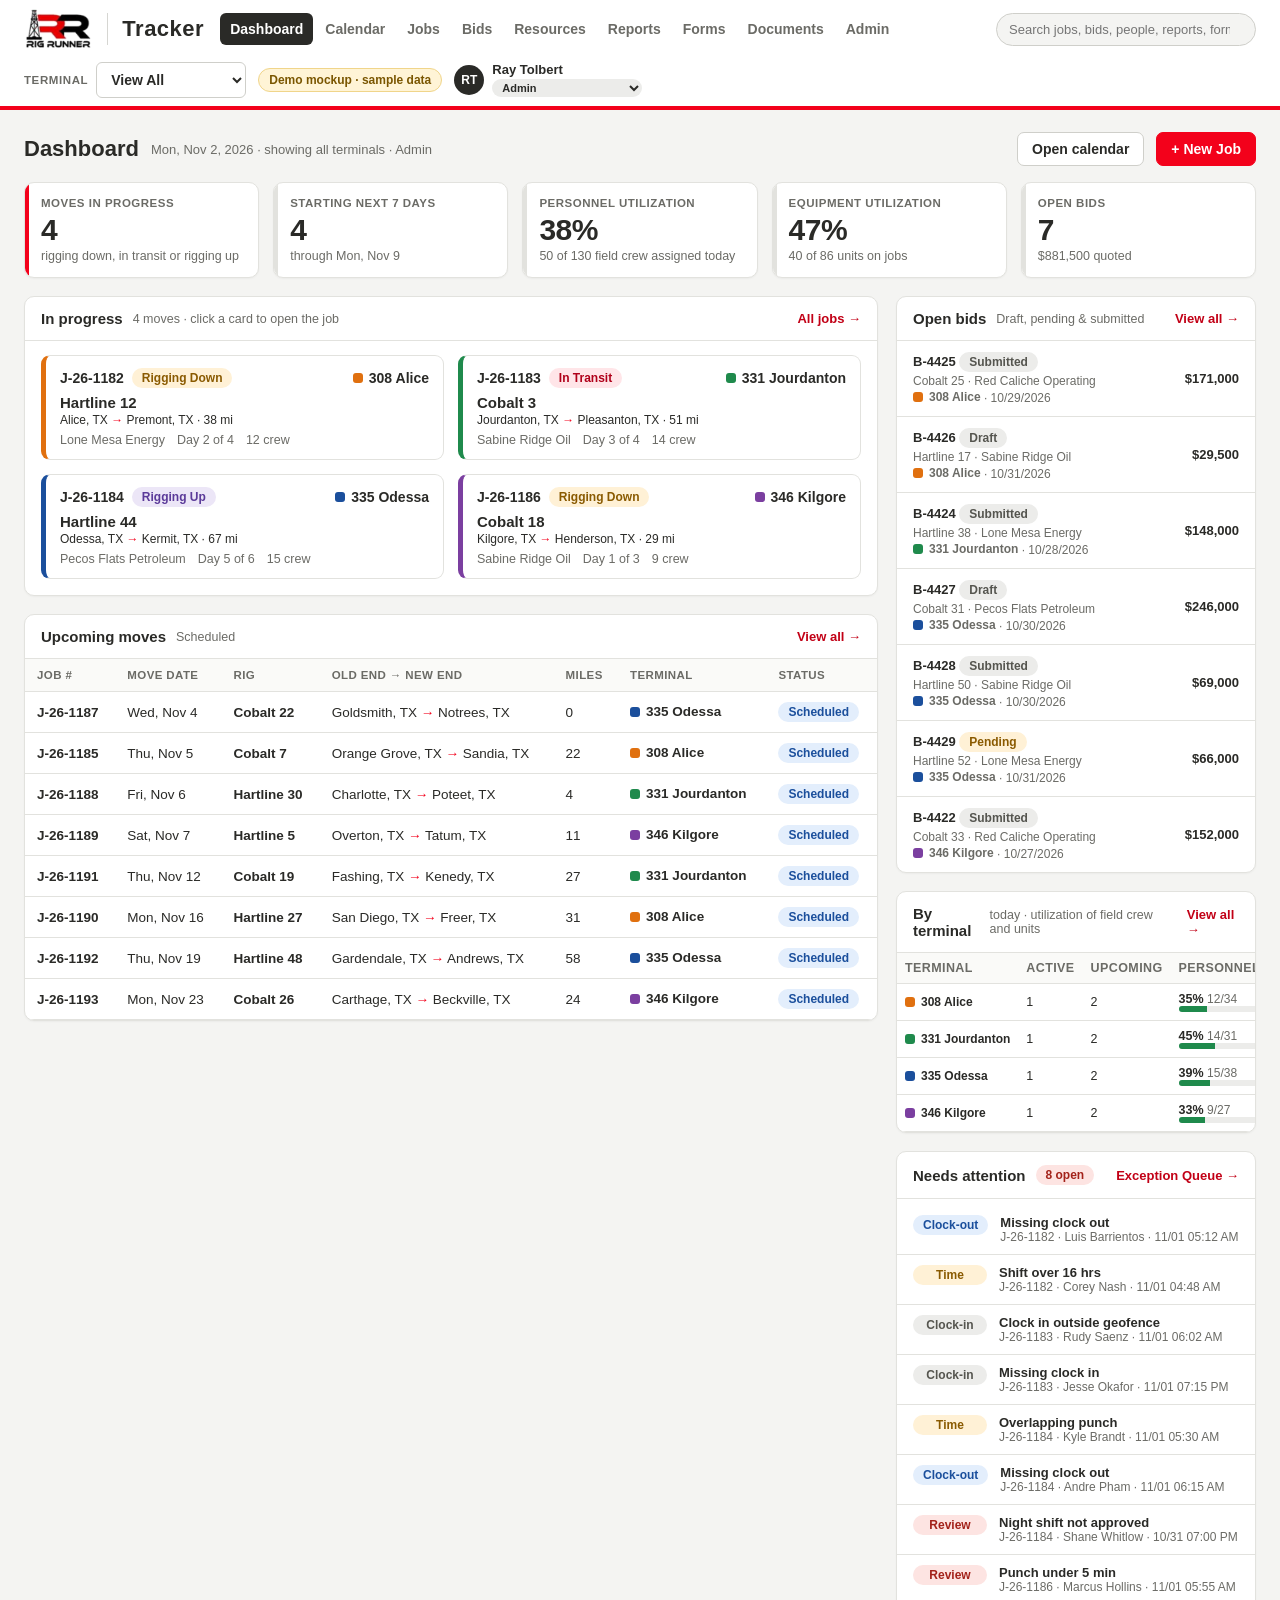
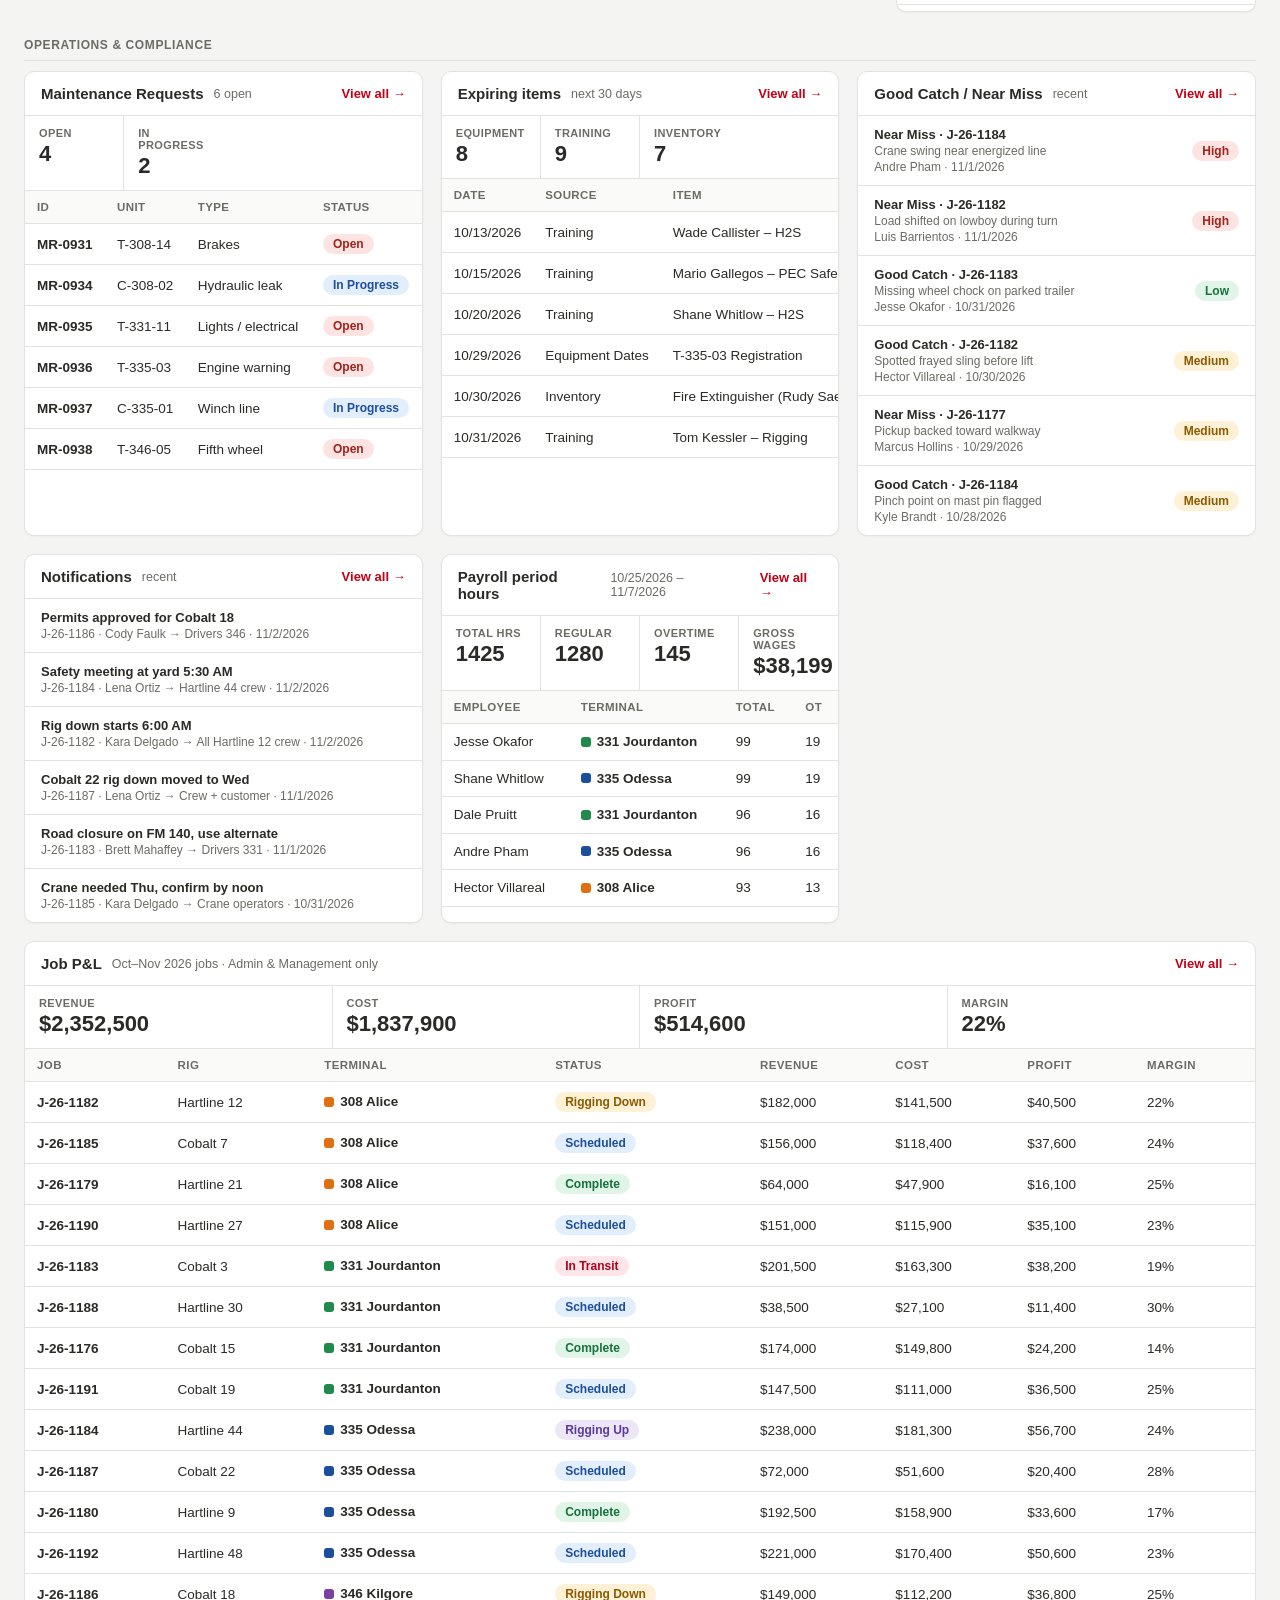
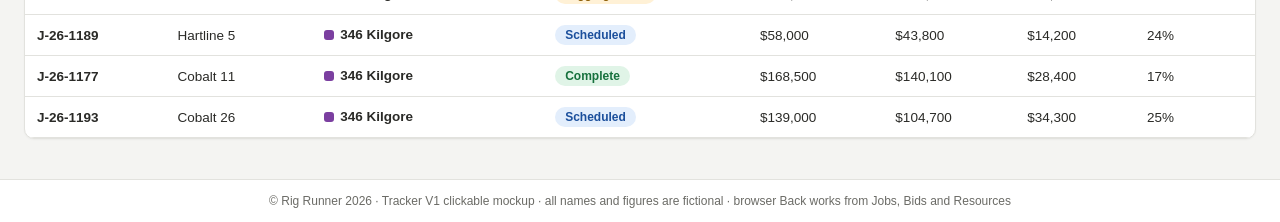
<file: index.html>
<!doctype html><html lang="en"><head><meta charset="utf-8"><meta name="viewport" content="width=device-width,initial-scale=1"><title>Tracker · Dashboard</title><link rel="stylesheet" href="style.css"></head>
<body><main id="dash"></main>
<script src="app.js"></script><script src="dash.js"></script><script>chrome('Dashboard');render()</script></body></html>
</file>
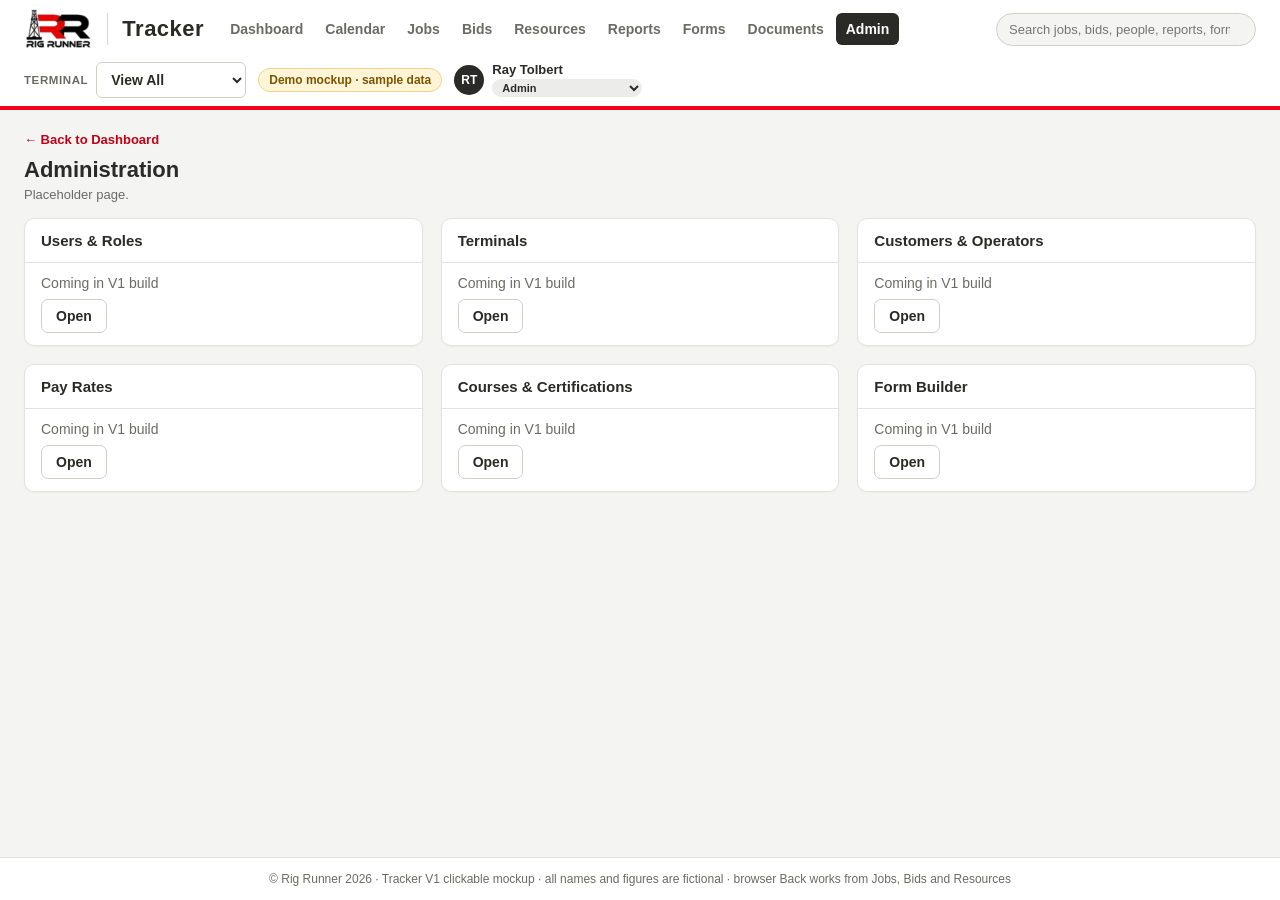
<file: admin.html>
<!doctype html><html lang="en"><head><meta charset="utf-8"><meta name="viewport" content="width=device-width,initial-scale=1"><title>Tracker · Admin</title><link rel="stylesheet" href="style.css"></head>
<body><main><h1>Administration</h1><div class="sub">Placeholder page.</div><div class="wgrid" id="a"></div></main>
<script src="app.js"></script><script>function render(){$('#a').innerHTML=S.role==='Dispatch'?'<div class="lock">Admin settings require the Admin role.</div>':['Users &amp; Roles','Terminals','Customers &amp; Operators','Pay Rates','Courses &amp; Certifications','Form Builder'].map(x=>`<section class="card"><h2>${x}</h2><div class="body muted">${readOnly()?'View only':'Coming in V1 build'}<br><button class="btn" style="margin-top:8px" onclick="toast('Placeholder')">Open</button></div></section>`).join('')}chrome('Admin');render()</script></body></html>
</file>
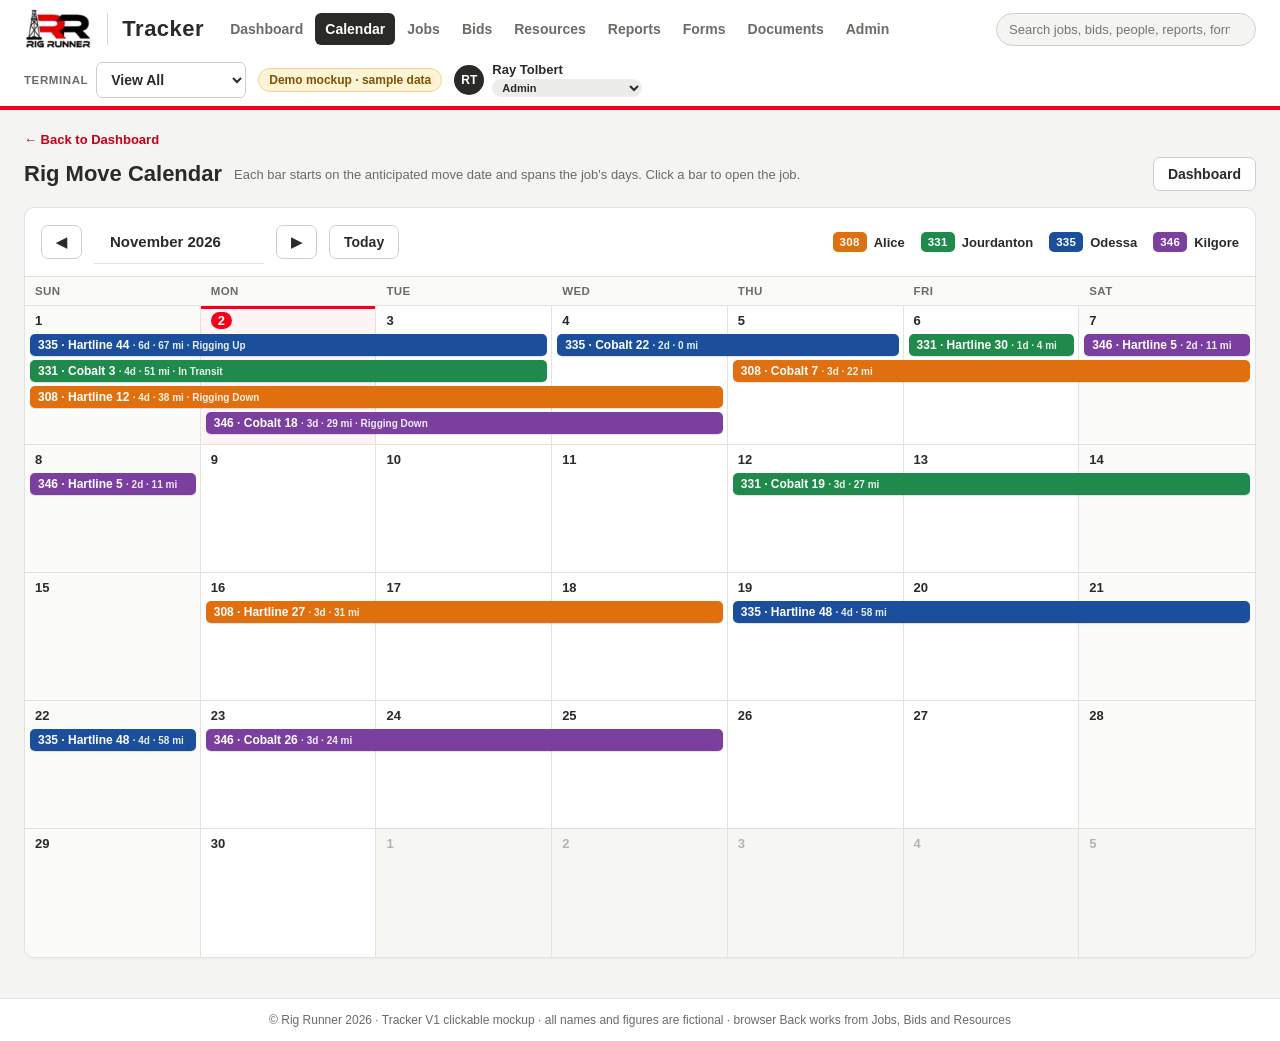
<file: calendar.html>
<!doctype html><html lang="en"><head><meta charset="utf-8"><meta name="viewport" content="width=device-width,initial-scale=1"><title>Tracker · Rig Move Calendar</title><link rel="stylesheet" href="style.css"></head>
<body><main><div class="page-head"><h1>Rig Move Calendar</h1><span class="sub">Each bar starts on the anticipated move date and spans the job's days. Click a bar to open the job.</span><span class="spacer"></span><a class="btn" href="index.html">Dashboard</a></div>
<section class="card"><div class="calbar"><button class="btn" id="prev">&#9664;</button><h2 id="mtitle"></h2><button class="btn" id="nxt">&#9654;</button><button class="btn" id="tod">Today</button><span class="spacer" style="flex:1"></span><div class="legend" id="leg"></div></div>
<div class="cal-dow"><div>Sun</div><div>Mon</div><div>Tue</div><div>Wed</div><div>Thu</div><div>Fri</div><div>Sat</div></div><div id="cal"></div></section></main>
<script src="app.js"></script><script>
let ym=localStorage.rrCal||TODAY.slice(0,7);
function render(){localStorage.rrCal=ym;const [y,m]=ym.split('-').map(Number);const first=new Date(y,m-1,1,12);
 $('#mtitle').textContent=first.toLocaleDateString('en-US',{month:'long',year:'numeric'});
 $('#leg').innerHTML=Object.keys(TERMS).filter(t=>S.t==='all'||S.t===t).map(t=>`<span><span class="tnum" style="background:${TCOLOR[t]}">${t}</span>${TERMS[t].slice(4)}</span>`).join('');
 let start=addD(first.toISOString().slice(0,10),-first.getDay());const J=JOBS.filter(inT).sort((a,b)=>a.date<b.date?-1:1);let h='';
 for(let w=0;w<6;w++){const days=[...Array(7)].map((_,i)=>addD(start,i));if(w>3&&days[0].slice(0,7)!==ym)break;
  const bg=days.map((d,i)=>`<div class="${d.slice(0,7)!==ym?'out':i%6===0?'we':''} ${d===TODAY?'today':''}"></div>`).join('');
  const nums=days.map((d,i)=>`<div class="cal-day ${d.slice(0,7)!==ym?'out':''} ${d===TODAY?'today':''}" style="grid-column:${i+1}"><span>${+d.slice(8)}</span></div>`).join('');
  const evs=J.filter(j=>j.date<=days[6]&&j.end>=days[0]).map(j=>{const s=j.date<days[0]?0:days.indexOf(j.date),e=j.end>days[6]?6:days.indexOf(j.end);
   return `<a class="cal-ev" href="${URLS.jobs}" title="${j.job} · ${j.rig} · ${j.status}" style="grid-column:${s+1}/${e+2};background:${TCOLOR[j.term]}">${j.term} · ${j.rig} <small>· ${j.days}d · ${j.miles} mi${j.status==='Complete'?' · ✓':ACTIVE.includes(j.status)?' · '+j.status:''}</small></a>`}).join('');
  h+=`<div class="cal-week"><div class="cal-bg">${bg}</div>${nums}${evs}</div>`;start=addD(start,7)}
 $('#cal').innerHTML=h}
const mv=n=>{const [y,m]=ym.split('-').map(Number);const d=new Date(y,m-1+n,1);ym=d.getFullYear()+'-'+String(d.getMonth()+1).padStart(2,'0');render()};
$('#prev').onclick=()=>mv(-1);$('#nxt').onclick=()=>mv(1);$('#tod').onclick=()=>{ym=TODAY.slice(0,7);render()};
chrome('Calendar');render()</script></body></html>
</file>
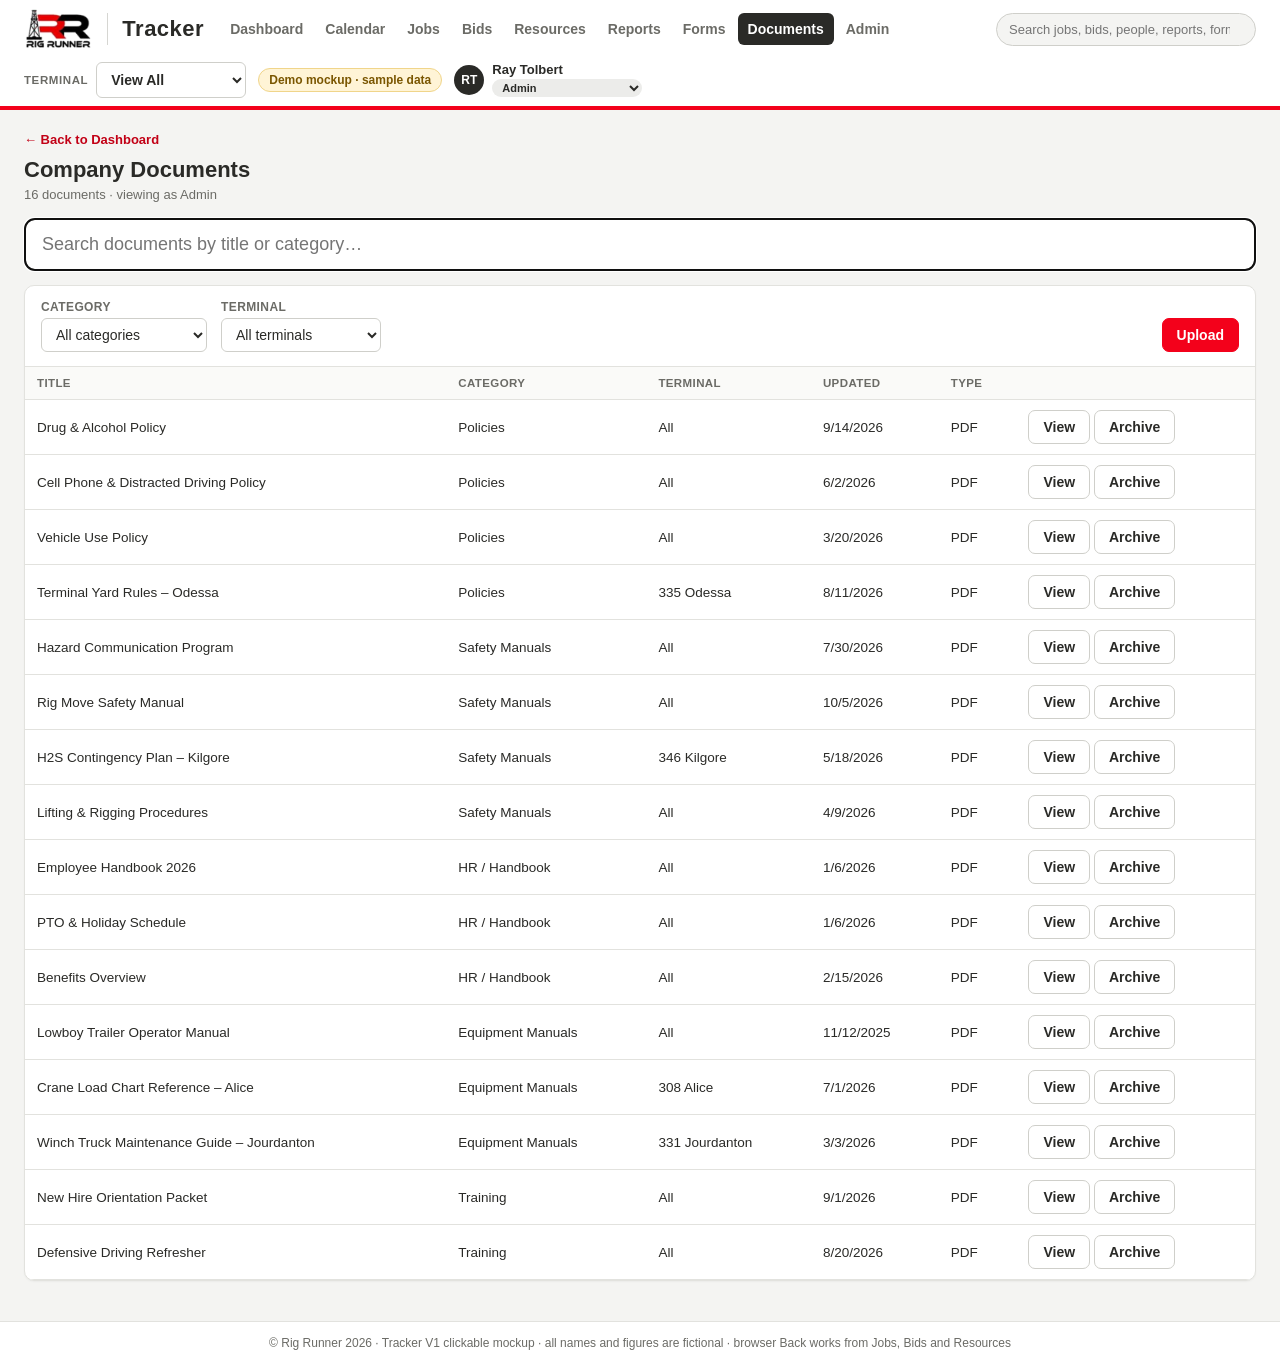
<file: documents.html>
<!doctype html><html lang="en"><head><meta charset="utf-8"><meta name="viewport" content="width=device-width,initial-scale=1"><title>Tracker · Company Documents</title><link rel="stylesheet" href="style.css">
<style>#modal{position:fixed;inset:0;background:rgba(0,0,0,.55);display:none;align-items:center;justify-content:center;padding:16px}#modal .card{width:min(720px,100%);height:min(86vh,900px);display:flex;flex-direction:column}.pdf{flex:1;background:#525659;padding:18px;overflow:auto}.pg{background:#fff;max-width:560px;margin:0 auto 14px;padding:36px;min-height:640px;font-size:13px;line-height:1.6}.pg .l{height:9px;background:#e5e5e2;margin:9px 0;border-radius:3px}</style></head>
<body><main><h1>Company Documents</h1><div class="sub" id="sub"></div><input id="q" class="bigsearch" type="search" placeholder="Search documents by title or category…" autofocus><section class="card"><div class="filters">
<label>Category<select id="cat"><option value="">All categories</option></select></label>
<label>Terminal<select id="dt"><option value="all">All terminals</option></select></label><span class="spacer"></span><span id="adm"></span></div><div id="tab"></div></section></main>
<div id="modal" onclick="if(event.target===this)this.style.display='none'"><section class="card"><h2 id="mt"></h2><div class="pdf" id="mb"></div></section></div>
<script src="app.js"></script><script>
const arch=()=>JSON.parse(localStorage.rrArch||'[]');
$('#cat').innerHTML+=CATS.map(c=>`<option>${c}</option>`).join('');$('#dt').innerHTML+=Object.entries(TERMS).map(([a,b])=>`<option value="${a}">${b}</option>`).join('');
function view(i){const d=DOCS[i];$('#mt').innerHTML=d.title+'.pdf <a class="more" href="#" onclick="$(\'#modal\').style.display=\'none\';return false">Close ✕</a>';
 $('#mb').innerHTML=[1,2].map(p=>`<div class="pg"><b style="font-size:18px">${p===1?d.title:''}</b><div class="muted">Rig Runner · ${d.cat} · Rev. ${fd(d.date)} · Page ${p} of 2</div>${'<div class="l"></div>'.repeat(22)}</div>`).join('');$('#modal').style.display='flex'}
function draw(){const q=$('#q').value.toLowerCase(),c=$('#cat').value,t=$('#dt').value,A=arch(),adm=S.role==='Admin';
 const r=DOCS.filter(d=>!A.includes(d.id)&&(!q||(d.title+' '+d.cat).toLowerCase().includes(q))&&(!c||d.cat===c)&&(t==='all'||d.term==='all'||d.term===t));
 $('#tab').innerHTML=table(['Title','Category','Terminal','Updated','Type',''],r.map(d=>[d.title,d.cat,d.term==='all'?'All':TERMS[d.term],fd(d.date),'PDF',`<button class="btn" onclick="view(${d.id})">View</button>`+(adm?` <button class="btn" onclick="archive(${d.id})">Archive</button>`:'')]));
 $('#adm').innerHTML=adm?`<button class="btn primary" onclick="toast('Upload dialog (stub)')">Upload</button>`+(A.length?` <button class="btn" onclick="localStorage.rrArch='[]';draw()">Restore archived (${A.length})</button>`:''):'<span class="muted">Upload / Archive: Admin only</span>';
 $('#sub').textContent=r.length+' documents · viewing as '+S.role}
function archive(i){localStorage.rrArch=JSON.stringify(arch().concat(i));toast('Archived (saved in this browser)');draw()}
function render(){$('#dt').value=S.t;const p=new URLSearchParams(location.search).get('q');if(p&&!$('#q').value)$('#q').value=p;draw()}
$('#q').oninput=draw;$('#cat').onchange=draw;$('#dt').onchange=e=>{S.t=e.target.value;$('#tsel').value=S.t;draw()};
chrome('Documents');render()</script></body></html>
</file>
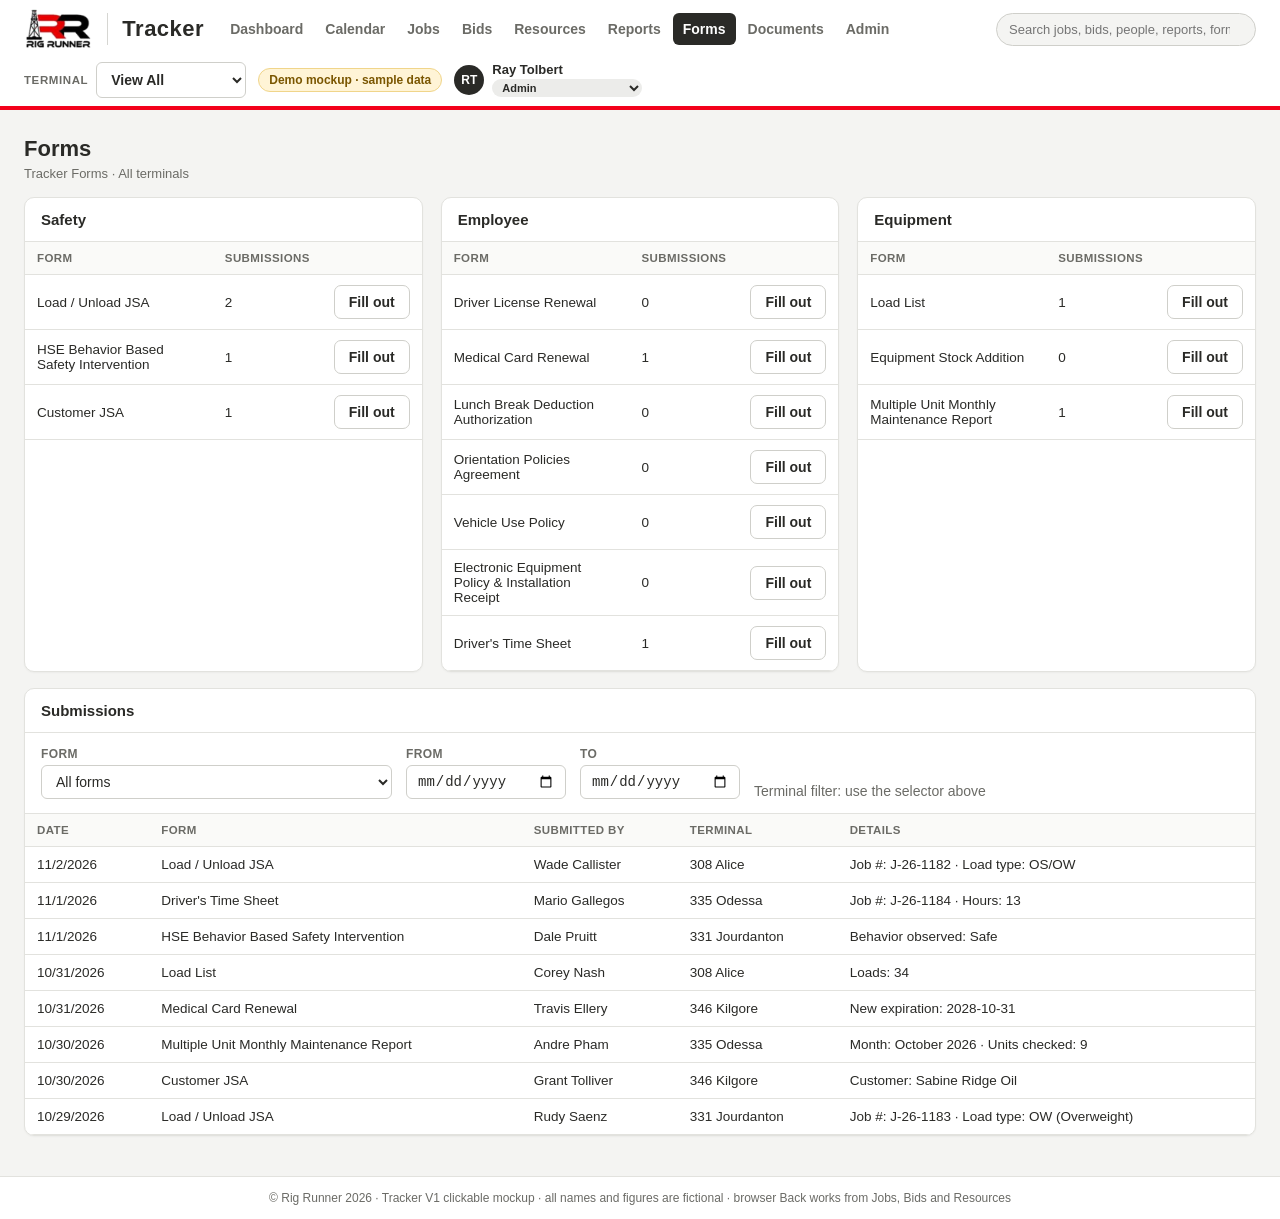
<file: forms.html>
<!doctype html><html lang="en"><head><meta charset="utf-8"><meta name="viewport" content="width=device-width,initial-scale=1"><title>Tracker · Forms</title><link rel="stylesheet" href="style.css"><style>#ff label{display:flex;flex-direction:column;gap:4px;font-size:12px;font-weight:700;color:var(--grey)}</style></head>
<body><main id="page"></main><script src="app.js"></script><script src="forms.js"></script><script>chrome('Forms');render()</script></body></html>
</file>
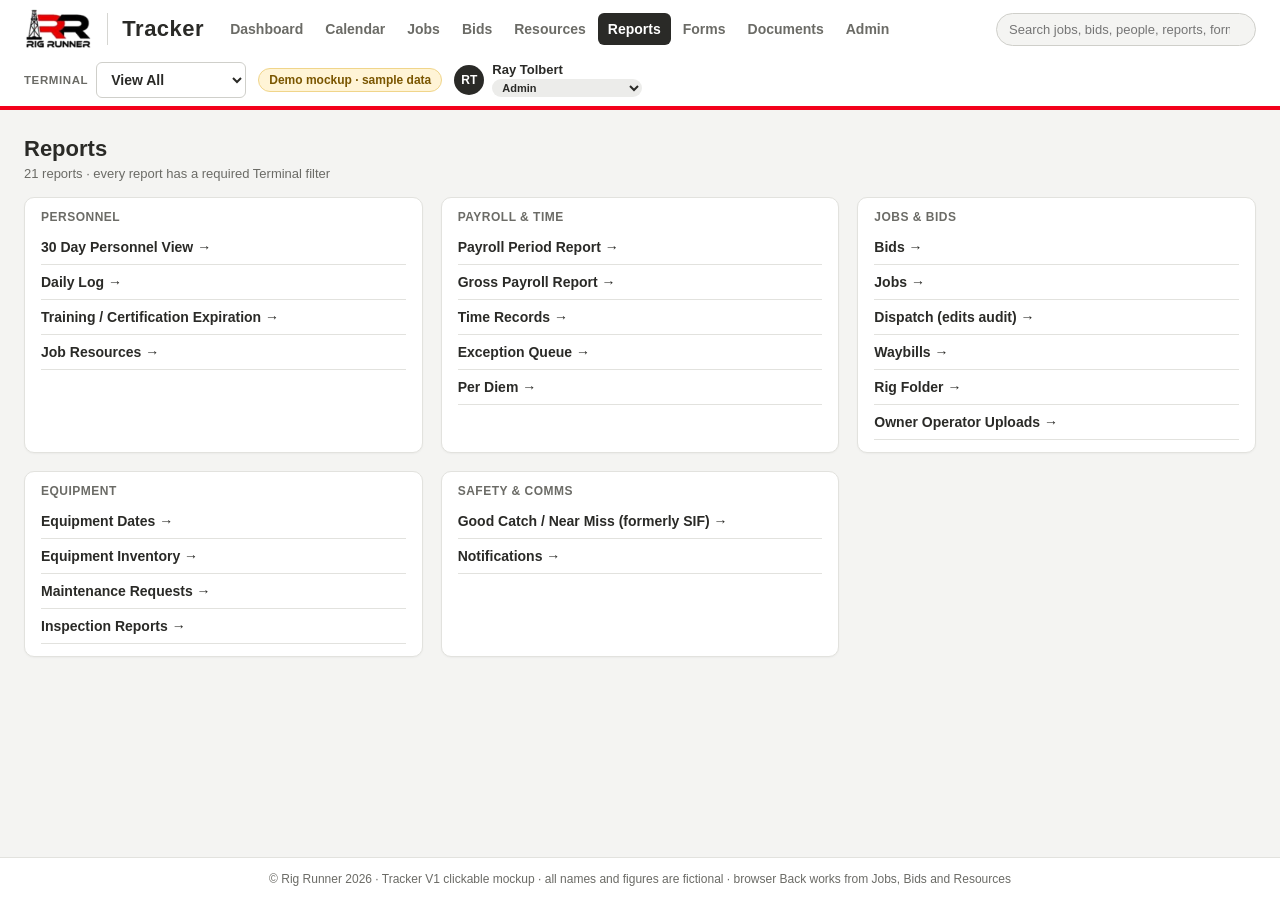
<file: reports.html>
<!doctype html><html lang="en"><head><meta charset="utf-8"><meta name="viewport" content="width=device-width,initial-scale=1"><title>Tracker · Reports</title><link rel="stylesheet" href="style.css"></head>
<body><main id="page"></main><script src="app.js"></script><script src="reports.js"></script><script>chrome('Reports');render()</script></body></html>
</file>
<file: style.css>
/* ===== Base: identical to the Tracker bid mockup ===== */

:root{--red:#F3011B;--ink:#2A2A27;--red-dark:#c20016;--grey:#6b6b66;--line:#e2e2de;--bg:#f4f4f2;}
*{box-sizing:border-box}
html,body{margin:0;padding:0}
body{font-family:Arial,Helvetica,sans-serif;color:var(--ink);background:var(--bg);font-size:14px;min-height:100vh;display:flex;flex-direction:column}
a{color:var(--red-dark)}
button{font-family:inherit}
/* ---------- top bar ---------- */
.topbar{background:#fff;border-bottom:4px solid var(--red);display:flex;align-items:center;gap:16px;padding:8px 24px;flex-wrap:wrap}
.brand{display:flex;align-items:center;gap:14px;text-decoration:none;color:var(--ink)}
.brand img{height:42px;width:auto;display:block}
.brand .divider{width:1px;height:32px;background:#d6d6d2}
.brand .appname{font-size:22px;font-weight:700;letter-spacing:.5px}
.nav{display:flex;gap:4px;margin-left:12px}
.nav a{padding:8px 14px;border-radius:6px;text-decoration:none;color:var(--grey);font-weight:600}
.nav a.active{background:var(--ink);color:#fff}
.nav a.disabled{opacity:.45;cursor:not-allowed}
.topbar .spacer{flex:1}
.demo-badge{background:#fff4d6;color:#7a5600;border:1px solid #f0d58a;border-radius:999px;padding:4px 10px;font-size:12px;font-weight:700;white-space:nowrap}
.user{display:flex;align-items:center;gap:8px;color:var(--grey);font-size:13px}
.avatar{width:30px;height:30px;border-radius:50%;background:var(--ink);color:#fff;display:flex;align-items:center;justify-content:center;font-weight:700;font-size:12px}
/* ---------- layout ---------- */
main{flex:1;width:100%;max-width:1300px;margin:0 auto;padding:22px 24px 40px}
footer.appfoot{text-align:center;color:var(--grey);font-size:12px;padding:14px;border-top:1px solid var(--line);background:#fff}
.page-head{display:flex;align-items:center;gap:12px;flex-wrap:wrap;margin-bottom:16px}
.page-head h1{font-size:22px;margin:0}
.page-head .sub{color:var(--grey);font-size:13px}
.page-head .spacer{flex:1}
.card{background:#fff;border:1px solid var(--line);border-radius:10px;box-shadow:0 1px 2px rgba(0,0,0,.04)}
.btn{display:inline-flex;align-items:center;gap:6px;border:1px solid #cfcfca;background:#fff;color:var(--ink);padding:8px 14px;border-radius:7px;font-size:14px;font-weight:600;cursor:pointer;text-decoration:none;white-space:nowrap}
.btn:hover{background:#f2f2ef}
.btn.primary{background:var(--red);border-color:var(--red);color:#fff}
.btn.primary:hover{background:var(--red-dark)}
.btn.dark{background:var(--ink);border-color:var(--ink);color:#fff}
.btn.dark:hover{background:#000}
.btn.won{background:#1f8a4c;border-color:#1f8a4c;color:#fff}
.btn.lost{background:#fff;border-color:#b3261e;color:#b3261e}
.btn:disabled{opacity:.5;cursor:not-allowed}
/* ---------- filters / table ---------- */
.filters{display:flex;gap:14px;flex-wrap:wrap;align-items:flex-end;padding:14px 16px;border-bottom:1px solid var(--line)}
.filters label{display:flex;flex-direction:column;gap:4px;font-size:12px;font-weight:700;color:var(--grey);text-transform:uppercase;letter-spacing:.4px}
.filters select,.filters input{font-size:14px;padding:7px 10px;border:1px solid #cfcfca;border-radius:6px;min-width:160px;background:#fff;color:var(--ink)}
.filters .count{margin-left:auto;color:var(--grey);font-size:13px;align-self:center}
.table-wrap{overflow-x:auto}
table.grid{width:100%;border-collapse:collapse;font-size:13.5px}
table.grid th{text-align:left;font-size:11.5px;text-transform:uppercase;letter-spacing:.4px;color:var(--grey);background:#fafaf8;padding:10px 12px;border-bottom:1px solid var(--line);white-space:nowrap}
table.grid td{padding:12px;border-bottom:1px solid var(--line);vertical-align:middle}
table.grid tbody tr{cursor:pointer}
table.grid tbody tr:hover{background:#fff6f7}
table.grid td.num{text-align:right;white-space:nowrap;font-variant-numeric:tabular-nums}
table.grid th.num{text-align:right}
.bidno{font-weight:700;color:var(--ink);white-space:nowrap}
.route{white-space:nowrap}
.route .arrow{color:var(--red);font-weight:700;margin:0 4px}
.info{display:inline-flex;width:15px;height:15px;border-radius:50%;background:#e4e4e0;color:#55554f;font-size:10px;align-items:center;justify-content:center;font-weight:700;cursor:help;margin-left:4px;text-transform:none}
.pill{display:inline-block;padding:3px 10px;border-radius:999px;font-size:12px;font-weight:700;white-space:nowrap}
.pill.Draft{background:#ececea;color:#55554f}
.pill.Submitted{background:#e3eefc;color:#1b4f9c}
.pill.Won{background:#e0f4e7;color:#16713d}
.pill.Lost{background:#fde4e2;color:#a3221a}
.joblink{display:inline-block;margin-left:6px;font-size:12px;font-weight:700;color:#16713d;text-decoration:none;border-bottom:1px dashed #16713d}
.empty{padding:40px;text-align:center;color:var(--grey)}
/* ---------- form ---------- */
.form-card{padding:6px 22px 22px}
.section-title{font-size:12px;font-weight:700;text-transform:uppercase;letter-spacing:.6px;color:var(--grey);border-bottom:1px solid var(--line);padding:16px 0 8px;margin:0 0 14px}
.fgrid{display:grid;grid-template-columns:repeat(2,minmax(0,1fr));gap:14px 24px}
.fgrid .full{grid-column:1/-1}
.field label.lbl{display:block;font-size:13px;font-weight:700;margin-bottom:5px}
.req{color:var(--red);margin-left:2px}
.field input[type=text],.field input[type=date],.field input[type=number],.field select,.field textarea{width:100%;font-size:14px;padding:8px 10px;border:1px solid #cfcfca;border-radius:6px;background:#fff;color:var(--ink);font-family:inherit}
.field textarea{min-height:70px;resize:vertical}
.field input:focus,.field select:focus,.field textarea:focus{outline:2px solid rgba(243,1,27,.25);border-color:var(--red)}
.field.invalid input,.field.invalid select,.field.invalid textarea{border-color:#d0021b;background:#fff7f7}
.err{color:#d0021b;font-size:12px;margin-top:4px;display:none;font-weight:600}
.field.invalid > .err{display:block}
.hint{color:var(--grey);font-size:12px;margin-top:4px}
.sentence{background:#fafaf8;border:1px dashed #d6d6d2;border-radius:6px;padding:9px 12px;font-size:13px;margin-top:8px}
.sentence b{color:var(--red-dark)}
.checks{display:flex;flex-wrap:wrap;gap:8px 22px}
.chk{display:inline-flex;align-items:center;gap:7px;font-size:14px;cursor:pointer}
.chk input{width:16px;height:16px;accent-color:var(--red)}
.equip-list{display:flex;flex-direction:column;gap:6px;max-width:560px}
.equip-row{display:flex;align-items:center;gap:10px;min-height:38px;flex-wrap:wrap}
.equip-row .chk{min-width:130px}
.equip-row .qty{flex:1;min-width:140px;max-width:330px}
.equip-row .qty input{width:100%;font-size:14px;padding:7px 9px;border:1px solid #cfcfca;border-radius:6px}
.equip-row.invalid .qty input{border-color:#d0021b;background:#fff7f7}
.equip-row .err{flex-basis:100%;margin:0 0 0 140px}
.equip-row.invalid .err{display:block}
.radios{display:flex;flex-wrap:wrap;gap:8px 22px;align-items:center}
.money{position:relative}
.money span{position:absolute;left:10px;top:50%;transform:translateY(-50%);color:var(--grey);font-weight:700}
.money input{padding-left:24px !important}
.form-actions{display:flex;gap:10px;justify-content:flex-end;flex-wrap:wrap;margin-top:22px;padding-top:16px;border-top:1px solid var(--line)}
.form-actions .left{margin-right:auto;color:var(--grey);font-size:12px;align-self:center}
.banner{border-radius:8px;padding:10px 14px;margin-bottom:14px;font-size:13.5px}
.banner.error{background:#fff1f1;border:1px solid #f3b4b4;color:#9b1111}
.banner.ok{background:#e9f7ee;border:1px solid #a9dbbb;color:#155d33}
.banner.note{background:#fff8e1;border:1px solid #f1d27a;color:#6b4d00}
.hidden{display:none !important}
/* ---------- searchable pick list (Rig, Operator) ---------- */
.combo{position:relative}
.combo .combo-input{padding-right:30px}
.combo .caret{position:absolute;right:10px;top:9px;color:var(--grey);font-size:11px;pointer-events:none}
.combo-list{position:absolute;left:0;right:0;top:100%;margin-top:4px;background:#fff;border:1px solid #cfcfca;border-radius:7px;box-shadow:0 8px 22px rgba(0,0,0,.14);z-index:30;display:flex;flex-direction:column;overflow:hidden}
.combo-meta{padding:6px 10px;font-size:11px;color:var(--grey);text-transform:uppercase;letter-spacing:.4px;font-weight:700;background:#fafaf8;border-bottom:1px solid var(--line)}
.combo-opts{max-height:252px;overflow-y:auto}
.combo-opt{padding:7px 10px;font-size:14px;cursor:pointer;white-space:nowrap;overflow:hidden;text-overflow:ellipsis}
.combo-opt.active{background:#fff0f2}
.combo-opt.sel{font-weight:700}
.combo-opt.sel:after{content:"  \2713";color:var(--red-dark)}
.combo-opt mark{background:none;color:var(--red-dark);font-weight:700}
.combo-none{padding:9px 10px;color:var(--grey);font-style:italic;font-size:13px}
.combo-add{border-top:1px solid var(--line);color:var(--red-dark);font-weight:700;background:#fff}
.combo-add.active{background:#fff0f2}
/* ---------- job view ---------- */
.job-head{display:flex;align-items:center;gap:16px;flex-wrap:wrap;padding:18px 22px;border-bottom:1px solid var(--line)}
.job-head .check{width:44px;height:44px;border-radius:50%;background:#1f8a4c;color:#fff;font-size:24px;display:flex;align-items:center;justify-content:center;font-weight:700}
.job-head h2{margin:0;font-size:20px}
.job-head .jobno{font-size:26px;font-weight:800;color:var(--ink);letter-spacing:.5px}
.job-body{padding:18px 22px 22px}
table.map td.src{color:var(--grey);font-size:12.5px;white-space:nowrap}
table.map tbody tr{cursor:default}
table.map tbody tr:hover{background:transparent}
table.map td.f{font-weight:700;white-space:nowrap}
.chips{display:flex;flex-wrap:wrap;gap:6px}
.chip{background:#f1f1ee;border:1px solid #e0e0dc;border-radius:6px;padding:3px 8px;font-size:12.5px;font-weight:600}
.callout{border-left:5px solid var(--red);background:#fff4f5;padding:12px 16px;border-radius:6px;margin:0 0 16px;font-weight:700;color:#7d0010;display:flex;gap:10px;align-items:center}
/* ---------- toast ---------- */
.toast{position:fixed;bottom:22px;left:50%;transform:translateX(-50%) translateY(20px);background:var(--ink);color:#fff;padding:10px 18px;border-radius:8px;font-size:14px;opacity:0;transition:all .25s;pointer-events:none;z-index:50;box-shadow:0 4px 16px rgba(0,0,0,.25)}
.toast.show{opacity:1;transform:translateX(-50%) translateY(0)}
/* ---------- small screens ---------- */
@media (max-width:820px){
  .topbar{padding:8px 14px;gap:10px}
  .brand img{height:34px}
  .brand .appname{font-size:19px}
  .nav{margin-left:0}
  main{padding:16px 12px 30px}
  .fgrid{grid-template-columns:1fr}
  .filters select{min-width:130px}
  .filters .count{margin-left:0;flex-basis:100%}
  .user .uname{display:none}
}
/* ===================== Tracker UI mockup: extensions (same tokens as the bid mockup) ===================== */
:root{--t308:#e0700f;--t331:#1f8a4c;--t335:#1b4f9c;--t346:#7b3fa0}
.nav a{cursor:pointer}
.tsel{display:flex;align-items:center;gap:8px;font-size:12px;font-weight:700;color:var(--grey);text-transform:uppercase;letter-spacing:.4px}
.tsel select{font-size:14px;padding:7px 10px;border:1px solid #cfcfca;border-radius:6px;min-width:170px;background:#fff;color:var(--ink);font-weight:600;text-transform:none;letter-spacing:0}
.rolepill{display:inline-block;padding:2px 8px;border-radius:999px;background:#f1f1ee;border:1px solid #e0e0dc;color:var(--ink);font-size:11.5px;font-weight:700}
.user .who{display:flex;flex-direction:column;line-height:1.2}
.user .who b{color:var(--ink);font-size:13px}
.appfoot a{color:var(--grey)}
/* status pills for jobs (same .pill shape as bids) */
.pill.Scheduled{background:#e3eefc;color:#1b4f9c}
.pill.RigDown{background:#fff1d6;color:#8a5a00}
.pill.Transit{background:#ffe5e8;color:#b0001a}
.pill.RigUp{background:#ece6f7;color:#5b3a99}
.pill.Complete{background:#e0f4e7;color:#16713d}
.pill.Hold{background:#ececea;color:#55554f}
.pill.ok{background:#e0f4e7;color:#16713d}
.pill.warn{background:#fff1d6;color:#8a5a00}
.pill.bad{background:#fde4e2;color:#a3221a}
.pill.off{background:#ececea;color:#55554f}
.pill.info2{background:#e3eefc;color:#1b4f9c}
.tchip{display:inline-flex;align-items:center;gap:6px;white-space:nowrap;font-weight:600}
.tchip i{width:10px;height:10px;border-radius:3px;display:inline-block;flex:none}
.tnum{display:inline-flex;align-items:center;justify-content:center;min-width:34px;height:20px;padding:0 6px;border-radius:5px;color:#fff;font-size:11.5px;font-weight:800;letter-spacing:.3px}
/* KPI tiles */
.kpis{display:grid;grid-template-columns:repeat(5,minmax(0,1fr));gap:14px;margin-bottom:18px}
.kpi{padding:14px 16px;position:relative;overflow:hidden}
.kpi:before{content:"";position:absolute;left:0;top:0;bottom:0;width:4px;background:var(--line)}
.kpi.accent:before{background:var(--red)}
.kpi .k{font-size:11.5px;font-weight:700;text-transform:uppercase;letter-spacing:.5px;color:var(--grey)}
.kpi .v{font-size:30px;font-weight:800;margin-top:4px;letter-spacing:-.5px}
.kpi .s{font-size:12.5px;color:var(--grey);margin-top:2px}
/* layout grids */
.cols{display:grid;grid-template-columns:minmax(0,1fr) 360px;gap:18px;align-items:start}
.cols2{display:grid;grid-template-columns:minmax(0,1.35fr) minmax(0,1fr);gap:18px;align-items:start}
.stack{display:flex;flex-direction:column;gap:18px}
.card-head{display:flex;align-items:center;gap:10px;padding:13px 16px;border-bottom:1px solid var(--line)}
.card-head h3{margin:0;font-size:15px}
.card-head .sub{color:var(--grey);font-size:12.5px}
.card-head .spacer{flex:1}
.card-head a.more{font-size:13px;font-weight:700;text-decoration:none}
/* job cards */
.jcards{display:grid;grid-template-columns:repeat(2,minmax(0,1fr));gap:14px;padding:14px 16px 16px}
.jcard{border:1px solid var(--line);border-radius:9px;padding:12px 14px;cursor:pointer;background:#fff;border-left:5px solid var(--line)}
.jcard:hover{background:#fff6f7}
.jcard .top{display:flex;align-items:center;gap:8px}
.jcard .top .spacer{flex:1}
.jcard .rig{font-size:15px;font-weight:700;margin:6px 0 2px}
.jcard .meta{font-size:12.5px;color:var(--grey);display:flex;gap:12px;flex-wrap:wrap;margin-top:6px}
.steps{display:flex;gap:3px;margin-top:10px}
.steps span{flex:1;height:6px;border-radius:3px;background:#e7e7e3}
.steps span.on{background:var(--ink)}
.steps span.cur{background:var(--red)}
.steplbl{display:flex;justify-content:space-between;font-size:10.5px;color:var(--grey);margin-top:4px;text-transform:uppercase;letter-spacing:.3px;font-weight:700}
/* side lists */
.list{list-style:none;margin:0;padding:0}
.list li{display:flex;align-items:center;gap:10px;padding:11px 16px;border-bottom:1px solid var(--line);font-size:13px}
.list li:last-child{border-bottom:0}
.list .grow{flex:1;min-width:0}
.list .t1{font-weight:700}
.list .t2{color:var(--grey);font-size:12px;margin-top:2px;white-space:nowrap;overflow:hidden;text-overflow:ellipsis}
.list .amt{font-weight:700;font-variant-numeric:tabular-nums;white-space:nowrap}
table.grid.compact td{padding:9px 12px}
.muted{color:var(--grey)}
.small{font-size:12px}
.mono{font-variant-numeric:tabular-nums}
/* tabs */
.tabs{display:flex;gap:4px;border-bottom:1px solid var(--line);padding:0 12px;background:#fff;border-radius:10px 10px 0 0}
.tabs a{padding:12px 14px;font-weight:700;color:var(--grey);text-decoration:none;border-bottom:3px solid transparent;margin-bottom:-1px}
.tabs a.active{color:var(--ink);border-bottom-color:var(--red)}
.tabs a.disabled{opacity:.45;cursor:not-allowed}
/* job detail */
.facts{display:grid;grid-template-columns:repeat(4,minmax(0,1fr));gap:0;border-top:1px solid var(--line)}
.fact{padding:13px 22px;border-right:1px solid var(--line);border-bottom:1px solid var(--line)}
.fact:nth-child(4n){border-right:0}
.fact .k{font-size:11.5px;font-weight:700;text-transform:uppercase;letter-spacing:.5px;color:var(--grey)}
.fact .v{font-size:15px;font-weight:700;margin-top:4px}
.routebox{display:flex;align-items:center;gap:18px;padding:18px 22px}
.routebox .end{flex:1;border:1px solid var(--line);border-radius:9px;padding:12px 14px;background:#fafaf8}
.routebox .end .k{font-size:11.5px;font-weight:700;text-transform:uppercase;letter-spacing:.5px;color:var(--grey)}
.routebox .end .v{font-size:16px;font-weight:700;margin-top:3px}
.routebox .end .d{font-size:12.5px;color:var(--grey);margin-top:3px}
.routebox .mid{text-align:center;min-width:150px}
.routebox .mid .mi{font-size:24px;font-weight:800}
.routebox .mid .line{height:3px;background:var(--red);border-radius:2px;margin:6px 0;position:relative}
.routebox .mid .line:after{content:"";position:absolute;right:-2px;top:-5px;border-left:10px solid var(--red);border-top:6.5px solid transparent;border-bottom:6.5px solid transparent}
.timeline{display:flex;padding:16px 22px 18px;gap:0}
.tl{flex:1;text-align:center;position:relative}
.tl:before{content:"";position:absolute;top:13px;left:-50%;right:50%;height:3px;background:#e2e2de;z-index:0}
.tl:first-child:before{display:none}
.tl.done:before,.tl.cur:before{background:var(--ink)}
.tl .dot{width:28px;height:28px;border-radius:50%;background:#fff;border:3px solid #d6d6d2;margin:0 auto;position:relative;z-index:1;display:flex;align-items:center;justify-content:center;font-size:13px;font-weight:800;color:#fff}
.tl.done .dot{background:var(--ink);border-color:var(--ink)}
.tl.cur .dot{background:var(--red);border-color:var(--red);box-shadow:0 0 0 4px rgba(243,1,27,.18)}
.tl .n{font-size:12.5px;font-weight:700;margin-top:7px}
.tl .w{font-size:11.5px;color:var(--grey);margin-top:2px}
.reqgrid{display:grid;grid-template-columns:repeat(5,minmax(0,1fr));gap:10px;padding:14px 16px;border-bottom:1px solid var(--line)}
.req-t{border:1px solid var(--line);border-radius:8px;padding:9px 11px}
.req-t .k{font-size:11.5px;font-weight:700;color:var(--grey);text-transform:uppercase;letter-spacing:.4px}
.req-t .v{font-size:18px;font-weight:800;margin-top:2px}
.req-t .bar{height:5px;border-radius:3px;background:#ececea;margin-top:7px;overflow:hidden}
.req-t .bar i{display:block;height:100%;background:#1f8a4c}
.req-t.short .bar i{background:#e0a100}
.req-t.short .v{color:#8a5a00}
.unit{display:inline-flex;align-items:center;gap:6px;border:1px solid #e0e0dc;background:#f1f1ee;border-radius:6px;padding:3px 8px;font-size:12.5px;font-weight:700;white-space:nowrap}
.unit small{font-weight:600;color:var(--grey)}
.link-ic{color:var(--red);font-weight:800;margin:0 4px}
.unassigned{color:var(--grey);font-style:italic;font-size:12.5px}
.feed{list-style:none;margin:0;padding:6px 0}
.feed li{display:flex;gap:12px;padding:10px 16px;font-size:13px}
.feed .tm{color:var(--grey);font-size:12px;min-width:62px;font-weight:700;padding-top:1px}
.feed .src{font-size:11px;font-weight:700;color:var(--grey);text-transform:uppercase;letter-spacing:.4px}
.kv{width:100%;border-collapse:collapse;font-size:13.5px}
.kv td{padding:9px 16px;border-bottom:1px solid var(--line)}
.kv tr:last-child td{border-bottom:0}
.kv td.k{color:var(--grey);font-weight:700;width:42%}
.access{display:inline-flex;gap:5px;flex-wrap:wrap}
.acc{display:inline-flex;align-items:center;gap:5px;padding:3px 9px;border-radius:999px;font-size:12px;font-weight:700;white-space:nowrap;border:1px solid transparent}
.acc.aph{background:#e0f4e7;color:#16713d}
.acc.web{background:var(--ink);color:#fff}
.acc.ro{background:#fff;color:var(--ink);border-color:#cfcfca}
.acc.none{background:#ececea;color:#55554f}
.acc.pend{background:#fff1d6;color:#8a5a00}
.acc svg{width:12px;height:12px}
.pname{font-weight:700}
.pname small{display:block;color:var(--grey);font-weight:600;font-size:12px}
/* calendar */
.calbar{display:flex;align-items:center;gap:12px;padding:12px 16px;border-bottom:1px solid var(--line);flex-wrap:wrap}
.calbar h2{margin:0;font-size:20px;min-width:170px;text-align:center}
.legend{display:flex;gap:16px;flex-wrap:wrap;align-items:center;font-size:13px;font-weight:600}
.legend span{display:inline-flex;align-items:center;gap:7px}
.cal-dow{display:grid;grid-template-columns:repeat(7,minmax(0,1fr));background:#fafaf8;border-bottom:1px solid var(--line)}
.cal-dow div{padding:8px 10px;font-size:11.5px;font-weight:700;text-transform:uppercase;letter-spacing:.4px;color:var(--grey)}
.cal-week{display:grid;grid-template-columns:repeat(7,minmax(0,1fr));grid-auto-rows:min-content;position:relative;min-height:128px;border-bottom:1px solid var(--line);padding-bottom:8px;grid-auto-flow:row dense}
.cal-week:last-child{border-bottom:0}
.cal-bg{position:absolute;inset:0;display:grid;grid-template-columns:repeat(7,minmax(0,1fr));pointer-events:none}
.cal-bg div{border-right:1px solid var(--line)}
.cal-bg div:last-child{border-right:0}
.cal-bg div.we{background:#fbfbf9}
.cal-bg div.out{background:#f6f6f3}
.cal-bg div.today{background:#fff4f5;box-shadow:inset 0 3px 0 var(--red)}
.cal-day{grid-row:1;padding:7px 10px 4px;font-size:13px;font-weight:700;position:relative;z-index:1}
.cal-day.out{color:#b5b5ae}
.cal-day.today span{background:var(--red);color:#fff;border-radius:999px;padding:1px 7px}
.cal-ev{position:relative;z-index:1;margin:2px 5px;border-radius:5px;color:#fff;font-size:12px;font-weight:700;padding:4px 8px;white-space:nowrap;overflow:hidden;text-overflow:ellipsis;cursor:pointer;box-shadow:0 1px 1px rgba(0,0,0,.12)}
.cal-ev small{font-weight:600;opacity:.9}
.cal-ev.hold{background-image:repeating-linear-gradient(135deg,rgba(255,255,255,.22) 0 6px,transparent 6px 12px)}
/* ---------- index ---------- */
.seg{display:inline-flex;border:1px solid #cfcfca;border-radius:8px;overflow:hidden;background:#fff}
.seg a{padding:8px 18px;font-weight:700;color:var(--grey);text-decoration:none;cursor:pointer}
.seg a.active{background:var(--ink);color:#fff}
.idx-grid{display:grid;grid-template-columns:repeat(auto-fill,minmax(280px,1fr));gap:14px;padding:16px}
.idx{display:block;border:1px solid var(--line);border-radius:9px;padding:14px 16px;text-decoration:none;color:var(--ink);border-top:4px solid var(--ink)}
.idx:hover{background:#fff6f7;border-top-color:var(--red)}
.idx .no{font-size:11.5px;font-weight:700;color:var(--grey);text-transform:uppercase;letter-spacing:.5px}
.idx .nm{font-size:16px;font-weight:700;margin:4px 0}
.idx .ds{font-size:13px;color:var(--grey);line-height:1.4}

/* ===================== PHONE (phone web app, 390 x 844) ===================== */
body.phone-mode{background:#d7d7d2}
body.phone-mode .topbar,body.phone-mode .appfoot{display:none}
body.phone-mode main{max-width:none;padding:0}
.stage{min-height:100vh;display:flex;flex-direction:column;align-items:center;justify-content:center;padding:22px;gap:10px}
.stage .back-idx{font-size:12.5px;font-weight:700;color:var(--ink);text-decoration:none;background:#fff;border:1px solid #cfcfca;border-radius:999px;padding:5px 12px}
body.shot .stage .back-idx{display:none}
.phone{width:414px;height:868px;border:12px solid #151514;border-radius:52px;background:var(--bg);overflow:hidden;display:flex;flex-direction:column;box-shadow:0 18px 50px rgba(0,0,0,.28);position:relative}
.sbar{height:34px;flex:none;background:#fff;display:flex;align-items:center;justify-content:space-between;padding:0 26px 0 30px;font-size:14px;font-weight:700;color:#000}
.sbar .ic{display:flex;gap:6px;align-items:center;font-size:12px}
.sbar .batt{width:24px;height:11px;border:1.5px solid #000;border-radius:3px;position:relative;padding:1px}
.sbar .batt i{display:block;height:100%;width:78%;background:#000;border-radius:1px}
.ptop{flex:none;background:#fff;border-bottom:4px solid var(--red);display:flex;align-items:center;gap:10px;padding:8px 14px;min-height:56px}
.ptop .brand img{height:30px}
.ptop .brand .divider{height:24px}
.ptop .brand .appname{font-size:18px}
.ptop .spacer{flex:1}
.ptop .pback{width:34px;height:34px;border-radius:8px;border:1px solid #cfcfca;background:#fff;display:flex;align-items:center;justify-content:center;font-size:18px;font-weight:700;color:var(--ink);text-decoration:none;cursor:pointer}
.ptop .ptitle{font-size:17px;font-weight:700}
.ptop .avatar{width:32px;height:32px}
.gps{display:inline-flex;align-items:center;gap:5px;font-size:11.5px;font-weight:700;color:#16713d;background:#e0f4e7;border-radius:999px;padding:3px 9px}
.gps i{width:7px;height:7px;border-radius:50%;background:#1f8a4c;display:inline-block}
.gps.off{color:#a3221a;background:#fde4e2}
.gps.off i{background:#a3221a}
.pbody{flex:1;min-height:0;overflow-y:auto;padding:14px 14px 18px;display:flex;flex-direction:column;gap:12px}
.pfoot{flex:none;background:#fff;border-top:1px solid var(--line);padding:12px 14px 22px;display:flex;gap:10px}
.pfoot .btn{flex:1;justify-content:center;padding:13px 14px;font-size:16px;border-radius:9px}
.pcard{background:#fff;border:1px solid var(--line);border-radius:12px;box-shadow:0 1px 2px rgba(0,0,0,.04);padding:13px 14px}
.pcard.hl{border-left:5px solid var(--red)}
.ph-h{font-size:12px;font-weight:700;text-transform:uppercase;letter-spacing:.6px;color:var(--grey);margin:4px 2px -4px}
.pfield label{display:block;font-size:13px;font-weight:700;margin-bottom:6px}
.pfield input,.pfield select,.pfield textarea{width:100%;font-size:17px;padding:12px 12px;border:1px solid #cfcfca;border-radius:9px;background:#fff;color:var(--ink);font-family:inherit}
.pfield textarea{min-height:64px;font-size:15px}
.pfield input:focus{outline:2px solid rgba(243,1,27,.25);border-color:var(--red)}
.pin{display:flex;gap:10px}
.pin span{flex:1;height:54px;border:1px solid #cfcfca;border-radius:9px;background:#fff;display:flex;align-items:center;justify-content:center;font-size:26px;color:var(--ink)}
.pin span.f{border-color:var(--ink)}
.pin span.c{border-color:var(--red);box-shadow:0 0 0 3px rgba(243,1,27,.15)}
.bigbtn{display:flex;width:100%;justify-content:center;padding:15px;font-size:17px;border-radius:10px}
.tiles{display:grid;grid-template-columns:1fr 1fr;gap:12px}
.tile{background:#fff;border:1px solid var(--line);border-radius:14px;padding:16px 14px;text-decoration:none;color:var(--ink);display:flex;flex-direction:column;gap:10px;min-height:150px;box-shadow:0 1px 2px rgba(0,0,0,.04);cursor:pointer}
.tile .ico{width:46px;height:46px;border-radius:12px;background:var(--ink);display:flex;align-items:center;justify-content:center}
.tile.red .ico{background:var(--red)}
.tile .ico svg{width:26px;height:26px;stroke:#fff;fill:none;stroke-width:2;stroke-linecap:round;stroke-linejoin:round}
.tile .nm{font-size:17px;font-weight:700}
.tile .ds{font-size:12.5px;color:var(--grey);margin-top:-6px;line-height:1.35}
.tile .badge{align-self:flex-start;font-size:11.5px}
.row{display:flex;align-items:center;gap:8px}
.row .spacer{flex:1}
.prt{font-size:16px;font-weight:700;margin:6px 0 2px}
.pmeta{display:grid;grid-template-columns:auto 1fr;gap:5px 12px;font-size:13.5px;margin-top:9px}
.pmeta .k{color:var(--grey);font-weight:700;font-size:12.5px}
.clock{text-align:center;padding:18px 14px}
.clock .st{font-size:12px;font-weight:700;text-transform:uppercase;letter-spacing:.6px;color:#16713d}
.clock .big{font-size:46px;font-weight:800;letter-spacing:-1px;margin:4px 0 2px;font-variant-numeric:tabular-nums}
.clock .since{color:var(--grey);font-size:13.5px}
.hrs{width:100%;border-collapse:collapse;font-size:14px}
.hrs td{padding:9px 2px;border-bottom:1px solid var(--line)}
.hrs tr:last-child td{border-bottom:0}
.hrs td.n{text-align:right;font-weight:700;font-variant-numeric:tabular-nums}
.opts{display:flex;flex-direction:column;gap:8px}
.opt{display:flex;align-items:center;gap:12px;border:1px solid #cfcfca;border-radius:10px;padding:12px 13px;background:#fff;font-size:15px;font-weight:700}
.opt .rad{width:22px;height:22px;border-radius:50%;border:2px solid #cfcfca;flex:none}
.opt.done{color:var(--grey);background:#fafaf8}
.opt.done .rad{border-color:var(--ink);background:var(--ink);box-shadow:inset 0 0 0 3px #fafaf8}
.opt.sel{border-color:var(--red);box-shadow:0 0 0 3px rgba(243,1,27,.13)}
.opt.sel .rad{border-color:var(--red);background:radial-gradient(circle,var(--red) 0 45%,#fff 50%)}
.opt small{display:block;font-weight:600;color:var(--grey);font-size:12px}
.opt .tm{margin-left:auto;font-size:12px;color:var(--grey);font-weight:700}
.chkrow{display:flex;align-items:center;gap:10px;padding:7px 0;border-bottom:1px solid var(--line);font-size:14.5px}
.chkrow:last-child{border-bottom:0}
.chkrow .lb{flex:1;font-weight:600}
.okdef{display:flex;border:1px solid #cfcfca;border-radius:8px;overflow:hidden}
.okdef span{padding:6px 11px;font-size:13px;font-weight:700;color:var(--grey);background:#fff}
.okdef span+span{border-left:1px solid #cfcfca}
.okdef span.ok{background:#1f8a4c;color:#fff}
.okdef span.def{background:#b3261e;color:#fff}
.defnote{background:#fff7f7;border:1px solid #f3b4b4;border-radius:8px;padding:9px 11px;font-size:13px;color:#9b1111;margin:-2px 0 6px}
.gate{flex:1;display:flex;flex-direction:column;align-items:center;justify-content:center;text-align:center;padding:26px 24px;gap:14px}
.gate .pinic{width:96px;height:96px;border-radius:50%;background:#fff4f5;border:3px solid var(--red);display:flex;align-items:center;justify-content:center}
.gate h2{margin:0;font-size:23px;line-height:1.25}
.gate p{margin:0;color:var(--grey);font-size:14.5px;line-height:1.45}
.gate ol{text-align:left;margin:0;padding:12px 14px 12px 34px;background:#fff;border:1px solid var(--line);border-radius:10px;font-size:14px;line-height:1.7;width:100%}
.locked{display:flex;gap:8px;flex-wrap:wrap;justify-content:center}
.locked span{font-size:12px;font-weight:700;color:#9a9a94;border:1px dashed #cfcfca;border-radius:999px;padding:4px 10px}
.signin-hero{display:flex;flex-direction:column;align-items:center;gap:8px;padding:20px 0 6px}
.signin-hero img{width:190px}
.signin-hero .appname{font-size:26px;font-weight:700;letter-spacing:.5px}
.signin-hero .s{color:var(--grey);font-size:14px}
@media (max-width:440px){
  .stage{padding:0;justify-content:flex-start}
  .stage .back-idx{display:none}
  .phone{width:100%;height:100vh;height:100dvh;border:0;border-radius:0;box-shadow:none}
  .sbar{display:none}
}

.tight th,.tight td{padding-left:10px !important;padding-right:10px !important}
.nowrap{white-space:nowrap}

/* v2: status line (replaces step timeline), exception type chips, tighter nav */
.statusline{display:flex;align-items:center;gap:10px;padding:13px 22px}
.statusline .k{font-size:11.5px;font-weight:700;text-transform:uppercase;letter-spacing:.5px;color:var(--grey)}
.pill.xtype{font-size:11px;padding:2px 8px;min-width:76px;text-align:center;margin-top:1px}
.topbar{gap:12px}
.topbar .nav{margin-left:4px;gap:2px}
.topbar .nav a{padding:8px 10px}
.card-head .xq{font-size:11px;color:var(--grey);font-weight:700;text-transform:uppercase;letter-spacing:.4px}
/* ---------- dashboard mockup additions ---------- */
.nav{flex-wrap:wrap;margin-left:4px}.nav a{padding:8px 11px}
.tsel{display:flex;align-items:center;gap:8px}.tsel label{font-size:11.5px;font-weight:700;letter-spacing:.6px;text-transform:uppercase;color:var(--grey)}
.tsel select{font-size:14px;padding:8px 10px;border:1px solid #cfcfca;border-radius:6px;min-width:150px;background:#fff}
.user .who{display:flex;flex-direction:column;line-height:1.15;color:var(--ink);font-size:13px}
.user select{font-size:11px;font-weight:700;border:0;background:#ececea;border-radius:999px;padding:2px 6px;margin-top:2px;color:var(--ink)}
.crumb{margin-bottom:10px;font-size:13px;font-weight:700}.crumb a{text-decoration:none}
.wgrid{display:grid;grid-template-columns:repeat(auto-fill,minmax(340px,1fr));gap:18px}
.card{overflow:hidden}.card h2{font-size:15px;margin:0;padding:13px 16px;border-bottom:1px solid var(--line);display:flex;align-items:center;gap:8px}
.card h2 a.more{margin-left:auto;font-size:13px;font-weight:700;text-decoration:none}.card .body{padding:12px 16px}
table.grid td{padding:10px 12px;white-space:nowrap}
.mini{display:grid;grid-template-columns:repeat(4,minmax(0,1fr));gap:0;border-bottom:1px solid var(--line)}
.mini a{padding:11px 14px;border-right:1px solid var(--line);text-decoration:none;color:var(--ink)}.mini a:last-child{border-right:0}.mini a:hover{background:#fff6f7}
.mini .k{font-size:11px;font-weight:700;text-transform:uppercase;letter-spacing:.4px;color:var(--grey)}.mini .v{font-size:22px;font-weight:800;margin-top:2px}
.list li{cursor:pointer}.list li:hover{background:#fff6f7}.feed li{cursor:pointer;border-bottom:1px solid var(--line)}.feed li:hover{background:#fff6f7}
.ubar{height:6px;background:#ececea;border-radius:3px;overflow:hidden;min-width:60px}.ubar i{display:block;height:100%;background:#1f8a4c}
.sec-title{font-size:12px;font-weight:700;text-transform:uppercase;letter-spacing:.6px;color:var(--grey);margin:26px 0 10px;border-bottom:1px solid var(--line);padding-bottom:8px}
.seg button{border:0;background:#fff;padding:8px 18px;font-weight:700;color:var(--grey);cursor:pointer}.seg button.on{background:var(--ink);color:#fff}
.rgroup h3{font-size:12px;text-transform:uppercase;letter-spacing:.5px;color:var(--grey);margin:0 0 6px}.rgroup a{display:block;padding:9px 0;border-bottom:1px solid var(--line);text-decoration:none;color:var(--ink);font-weight:700}.rgroup a:hover{color:var(--red-dark)}
.lock{background:#fafaf8;border:1px dashed #cfcfca;color:var(--grey);padding:18px;border-radius:10px;text-align:center}
.toast{position:fixed;bottom:20px;left:50%;transform:translateX(-50%);background:var(--ink);color:#fff;padding:10px 16px;border-radius:8px;display:none;z-index:99}
.gs{position:relative;flex:0 1 260px;min-width:180px}.gs input{width:100%;padding:8px 12px;border:1px solid #cfcfca;border-radius:999px;background:#f4f4f2;font-size:13px}
#gres{display:none;position:absolute;right:0;top:40px;width:min(420px,92vw);max-height:70vh;overflow:auto;background:#fff;border:1px solid var(--line);border-radius:10px;box-shadow:0 8px 24px rgba(0,0,0,.15);z-index:50}
#gres .gh{font-size:11px;font-weight:700;text-transform:uppercase;color:var(--grey);padding:8px 12px 4px;background:#fafaf8}#gres a{display:block;padding:7px 12px;text-decoration:none;color:var(--ink);border-top:1px solid #f0f0ee}#gres a:hover{background:#fff6f7}#gres a span{display:block;font-size:12px;color:var(--grey)}
.bigsearch{width:100%;font-size:18px;padding:14px 16px;border:2px solid var(--ink);border-radius:10px;margin-bottom:14px}
.filters .spacer{flex:1}
.cal-ev{display:block;text-decoration:none}
@media(max-width:1100px){.cols{grid-template-columns:1fr}.kpis{grid-template-columns:repeat(3,minmax(0,1fr))}}
@media(max-width:640px){.kpis{grid-template-columns:repeat(2,minmax(0,1fr))}.jcards{grid-template-columns:1fr}.wgrid{grid-template-columns:1fr}.mini{grid-template-columns:repeat(2,1fr)}.gs{flex:1 1 100%}.topbar{padding:8px 12px}main{padding:14px 10px}.demo-badge{display:none}.cal-ev{font-size:10px;padding:2px 4px}.cal-day{padding:4px}}
.bt table.grid td,.bt table.grid th{padding:8px 8px;font-size:12.5px}.bt .tchip{font-size:12px}
main>h1,#page>h1{font-size:22px;margin:4px 0 4px}main>.sub,#page>.sub{color:var(--grey);font-size:13px;margin-bottom:16px}
.card .body:has(>.table-wrap),.card .body:has(>.tw){padding:0}
.card .body table.grid td{white-space:normal}.card .body table.grid td:last-child{white-space:nowrap}
.user select{max-width:150px}
.cols>*,.stack>*{min-width:0}@media(max-width:640px){html,body{overflow-x:hidden}}
</file>
